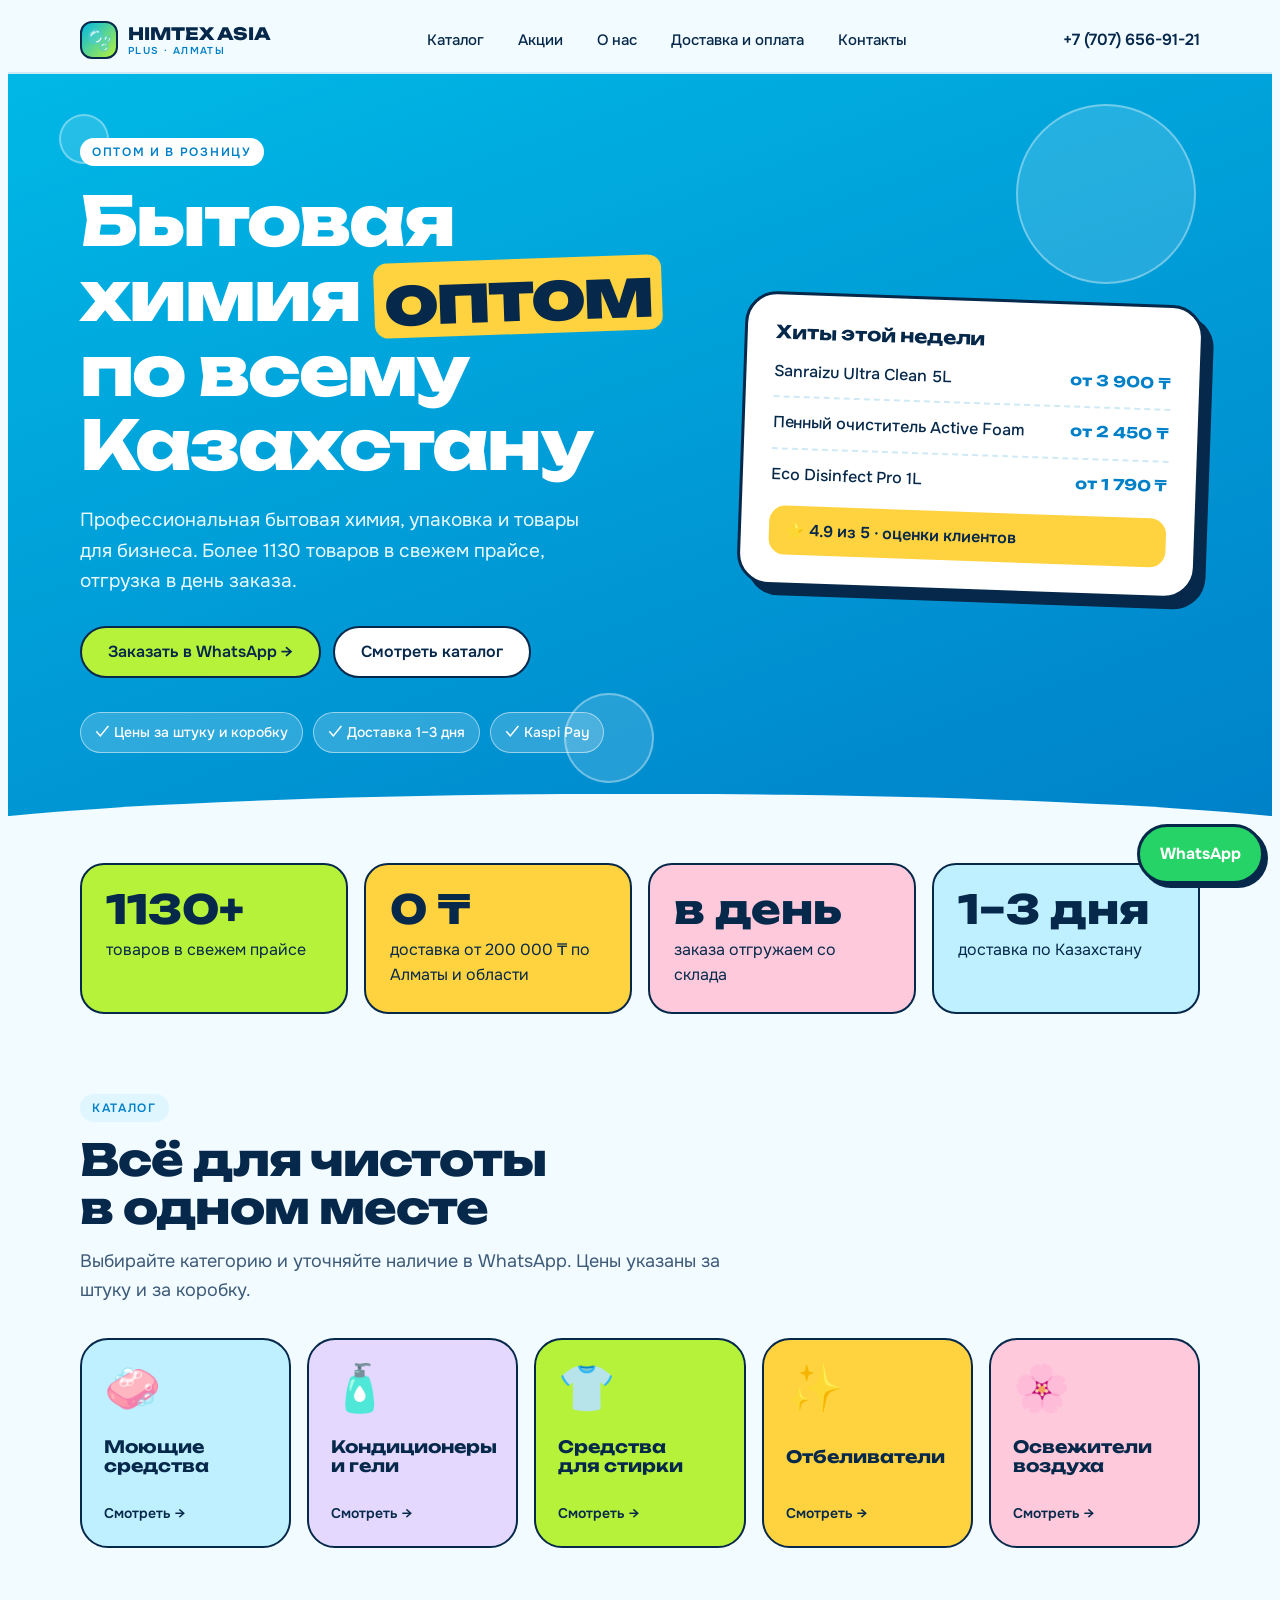
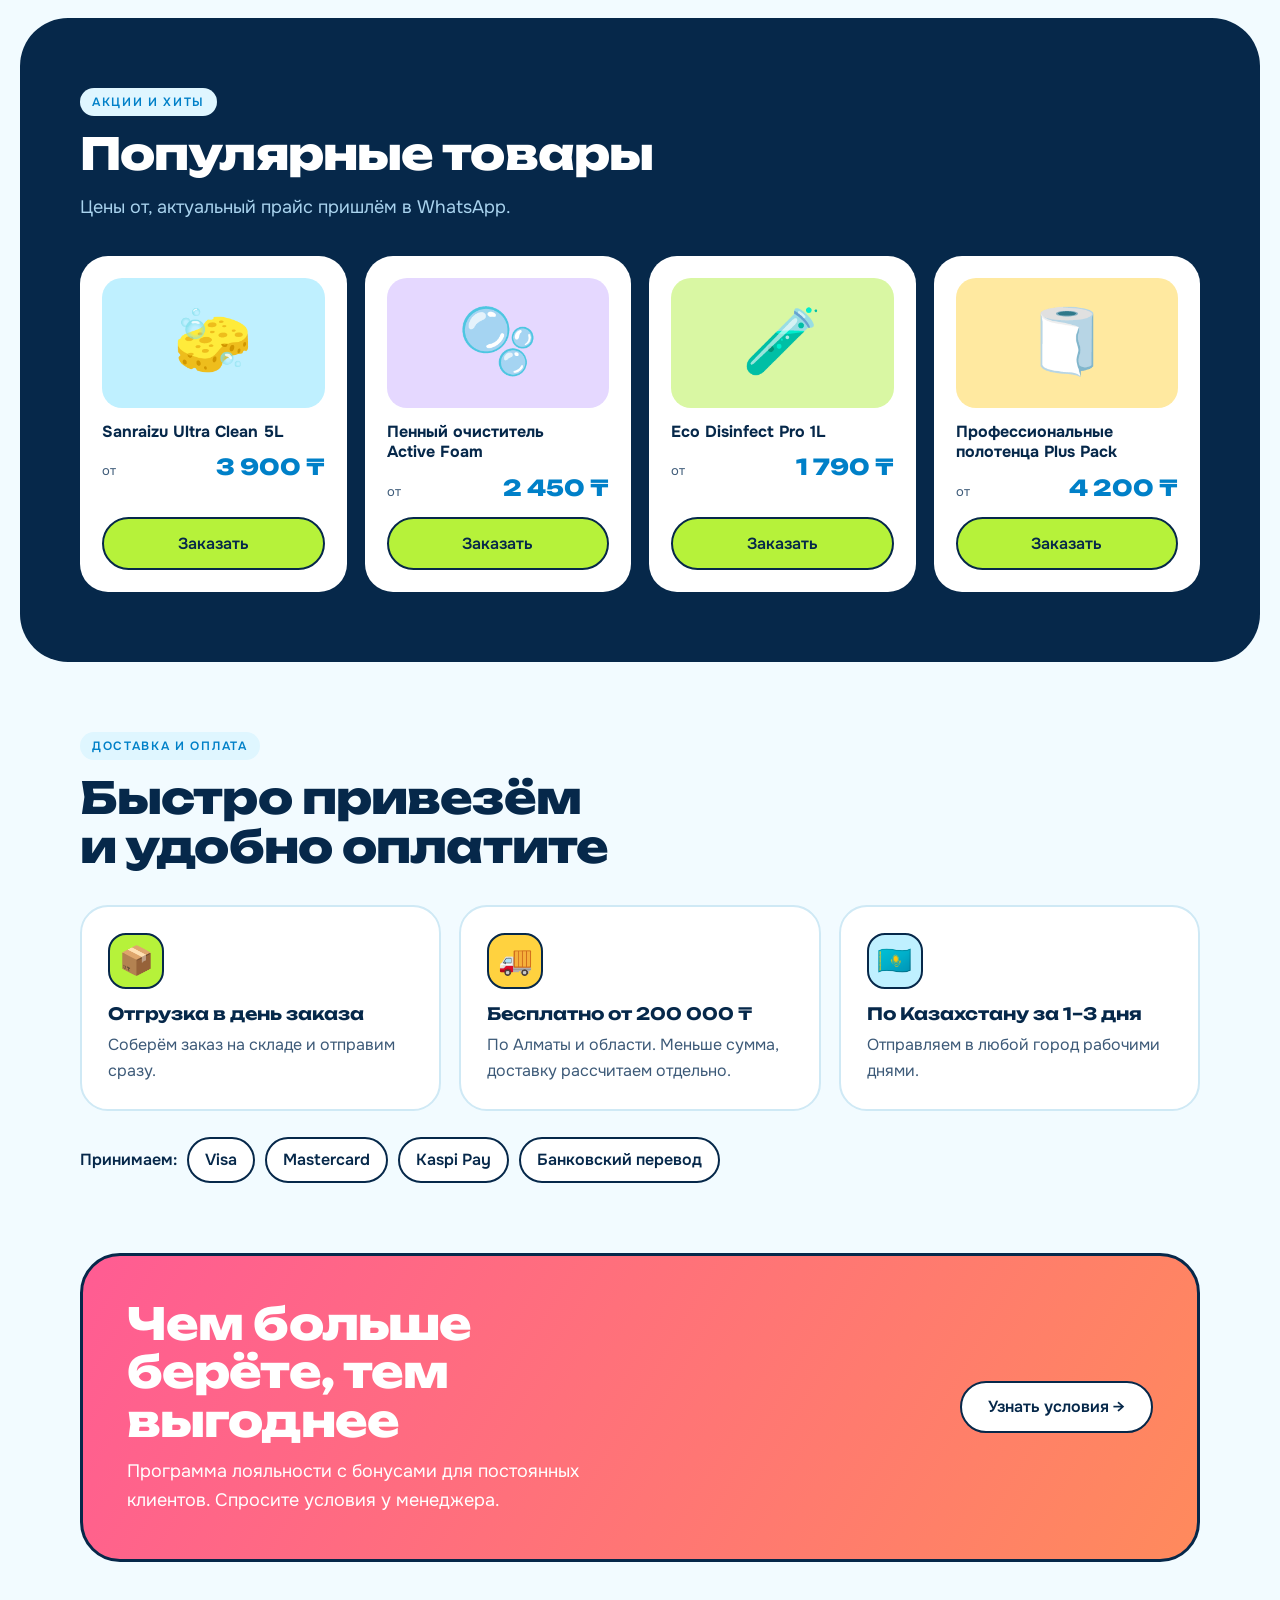
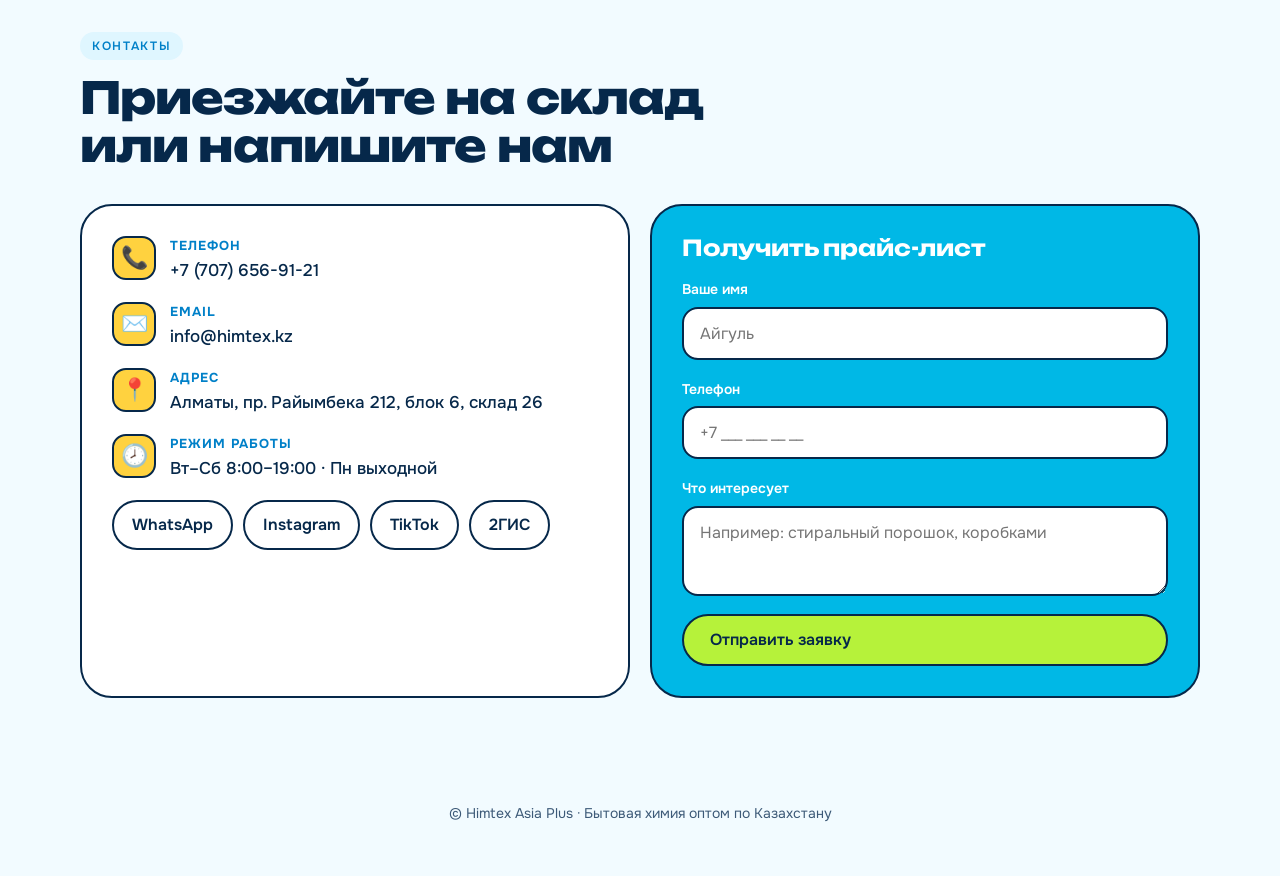
<file: index.html>
<!doctype html>
<html lang="ru">
<head>
<meta charset="utf-8">
<meta name="viewport" content="width=device-width,initial-scale=1">
<meta name="description" content="Бытовая химия оптом по Казахстану. Himtex Asia Plus, Алматы.">
<title>Himtex Asia Plus</title>
<link rel="preconnect" href="https://fonts.googleapis.com">
<link rel="stylesheet" href="https://fonts.googleapis.com/css2?family=Unbounded:wght@500;700;800&family=Onest:wght@400;500;600&display=swap">
<style>
:root{
  --ink:#06284a; --ink-2:#3d5a78; --bg:#f2fbff; --card:#ffffff;
  --aqua:#00b8e6; --aqua-d:#0080c8; --lime:#b6f23a; --sun:#ffd23f; --pink:#ff5c93;
  --line:#cfe9f5;
  --f-d:'Unbounded','Arial Black',sans-serif; --f-b:'Onest','Segoe UI',Arial,sans-serif;
  color-scheme:light;
}
*{box-sizing:border-box}
html{scroll-behavior:smooth}
body{background:var(--bg);color:var(--ink);font:400 16px/1.6 var(--f-b);padding-inline:0;overflow-x:hidden}
a{color:inherit;text-decoration:none}
:focus-visible{outline:3px solid var(--pink);outline-offset:3px}
.wrap{max-width:1160px;margin-inline:auto;padding-inline:20px}
h1,h2,h3{font-family:var(--f-d);line-height:1.1;margin:0;text-wrap:balance}
h2{font-size:clamp(26px,4.6vw,44px);font-weight:800;letter-spacing:-.02em}
.eyebrow{font:600 12px/1 var(--f-b);letter-spacing:.14em;text-transform:uppercase;color:var(--aqua-d);display:inline-block;background:#dff6ff;padding:8px 12px;border-radius:99px}
.btn{display:inline-flex;align-items:center;gap:10px;font:600 16px/1 var(--f-b);padding:16px 26px;border-radius:99px;border:2px solid var(--ink);transition:transform .15s, box-shadow .15s;cursor:pointer}
.btn:hover{transform:translate(-2px,-2px);box-shadow:4px 4px 0 var(--ink)}
.btn-lime{background:var(--lime);color:var(--ink)}
.btn-white{background:#fff;color:var(--ink)}
.btn-ink{background:var(--ink);color:#fff}

/* header */
header{position:sticky;top:env(safe-area-inset-top,0px);z-index:20;background:rgba(242,251,255,.92);backdrop-filter:blur(10px);border-bottom:2px solid var(--line)}
.nav{display:flex;align-items:center;justify-content:space-between;gap:16px;padding-block:12px}
.logo{display:flex;align-items:center;gap:10px;font:800 17px/1 var(--f-d)}
.logo i{width:38px;height:38px;border-radius:12px;background:linear-gradient(135deg,var(--aqua),var(--lime));display:grid;place-items:center;font-style:normal;font-size:20px;border:2px solid var(--ink)}
.logo small{display:block;font:600 10px/1 var(--f-b);letter-spacing:.14em;color:var(--aqua-d);margin-top:4px}
nav ul{display:flex;gap:6px;list-style:none;margin:0;padding:0}
nav a{display:block;padding:8px 14px;border-radius:99px;font-weight:500;font-size:15px}
nav a:hover{background:#dff6ff}
.tel{font-weight:600;white-space:nowrap}
@media(max-width:900px){nav{display:none}}
@media(max-width:480px){.tel{display:none}}

/* hero */
.hero{background:linear-gradient(160deg,var(--aqua) 0%,var(--aqua-d) 100%);color:#fff;position:relative;overflow:hidden;padding-block:64px 90px}
.hero .wrap{display:grid;grid-template-columns:1.15fr .85fr;gap:40px;align-items:center;position:relative;z-index:2}
.hero h1{font-size:clamp(34px,6.4vw,68px);font-weight:800;letter-spacing:-.03em}
.hero h1 mark{background:var(--sun);color:var(--ink);padding:0 .15em;border-radius:.2em;display:inline-block;transform:rotate(-2deg)}
.hero p{font-size:19px;max-width:520px;margin:22px 0 30px;color:#e9fbff}
.cta{display:flex;flex-wrap:wrap;gap:12px}
.chips{display:flex;flex-wrap:wrap;gap:10px;margin-top:34px}
.chips span{background:rgba(255,255,255,.18);border:1.5px solid rgba(255,255,255,.5);padding:8px 14px;border-radius:99px;font-size:14px;font-weight:500}
.bubble{position:absolute;border-radius:50%;background:rgba(255,255,255,.14);border:2px solid rgba(255,255,255,.35);animation:float 7s ease-in-out infinite}
@keyframes float{50%{transform:translateY(-22px)}}
.hero-card{background:#fff;color:var(--ink);border-radius:32px;padding:28px;border:3px solid var(--ink);box-shadow:10px 10px 0 var(--ink);transform:rotate(2deg)}
.hero-card h3{font-size:18px;margin-bottom:16px}
.hero-card ul{list-style:none;margin:0;padding:0;display:grid;gap:12px}
.hero-card li{display:flex;justify-content:space-between;gap:12px;padding-bottom:12px;border-bottom:2px dashed var(--line);font-weight:500}
.hero-card li:last-child{border:0;padding:0}
.hero-card b{font-family:var(--f-d);font-size:15px;color:var(--aqua-d);white-space:nowrap}
.rate{margin-top:18px;background:var(--sun);border-radius:16px;padding:12px 16px;font-weight:600;display:flex;align-items:center;gap:10px}
.wave{position:absolute;left:0;right:0;bottom:-1px;height:50px;background:var(--bg);clip-path:ellipse(60% 100% at 50% 100%);z-index:1}
@media(max-width:820px){.hero .wrap{grid-template-columns:1fr}.hero-card{transform:none}}

/* benefits */
.stats{margin-top:-10px;padding-block:30px 10px}
.stats .grid{display:grid;grid-template-columns:repeat(auto-fit,minmax(230px,1fr));gap:16px}
.stat{border-radius:24px;padding:24px;border:2px solid var(--ink)}
.stat b{display:block;font:800 clamp(28px,4vw,40px)/1 var(--f-d);margin-bottom:8px}
.stat:nth-child(1){background:var(--lime)}
.stat:nth-child(2){background:var(--sun)}
.stat:nth-child(3){background:#ffc9dc}
.stat:nth-child(4){background:#bff0ff}

section{padding-block:70px}
.head{display:flex;flex-direction:column;gap:14px;align-items:flex-start;margin-bottom:34px;max-width:680px}
.head p{margin:0;color:var(--ink-2);font-size:18px}

/* categories */
.cats{display:grid;grid-template-columns:repeat(auto-fit,minmax(200px,1fr));gap:16px}
.cat{border-radius:28px;padding:26px 22px 22px;border:2px solid var(--ink);min-height:210px;display:flex;flex-direction:column;justify-content:space-between;transition:transform .2s}
.cat:hover{transform:translateY(-6px) rotate(-1deg)}
.cat .ic{font-size:46px;line-height:1}
.cat h3{font-size:17px}
.cat span{font-size:14px;font-weight:600;display:flex;gap:6px;align-items:center}
.c1{background:#bff0ff}.c2{background:#e5d8ff}.c3{background:var(--lime)}.c4{background:var(--sun)}.c5{background:#ffc9dc}

/* products */
.products{background:var(--ink);color:#fff;border-radius:48px;margin-inline:12px}
.products h2{color:#fff}
.products .head p{color:#a9d3ee}
.prods{display:grid;grid-template-columns:repeat(auto-fit,minmax(230px,1fr));gap:18px}
.prod{background:#fff;color:var(--ink);border-radius:28px;padding:22px;display:flex;flex-direction:column;gap:14px}
.bottle{height:130px;border-radius:20px;display:grid;place-items:center;font-size:64px}
.prod h3{font:700 16px/1.3 var(--f-b)}
.price{display:flex;align-items:baseline;justify-content:space-between;gap:8px}
.price small{color:var(--ink-2);font-size:13px}
.price b{font:800 22px/1 var(--f-d);color:var(--aqua-d)}
.prod a{margin-top:auto;text-align:center;background:var(--lime);border-radius:99px;padding:12px;font-weight:600;border:2px solid var(--ink)}
.prod a:hover{background:var(--sun)}

/* delivery */
.steps{display:grid;grid-template-columns:repeat(auto-fit,minmax(240px,1fr));gap:18px}
.step{background:var(--card);border:2px solid var(--line);border-radius:28px;padding:26px}
.step .ic{width:56px;height:56px;border-radius:18px;display:grid;place-items:center;font-size:28px;margin-bottom:16px;border:2px solid var(--ink)}
.step h3{font-size:17px;margin-bottom:8px}
.step p{margin:0;color:var(--ink-2)}
.pay{margin-top:26px;display:flex;flex-wrap:wrap;gap:10px;align-items:center}
.pay span{font-weight:600}
.pay em{font-style:normal;font-weight:600;background:#fff;border:2px solid var(--ink);border-radius:99px;padding:8px 16px}

/* loyalty */
.loyal{background:linear-gradient(120deg,var(--pink),#ff8a5c);color:#fff;border-radius:40px;padding:44px;display:flex;flex-wrap:wrap;gap:24px;align-items:center;justify-content:space-between;border:3px solid var(--ink)}
.loyal h2{max-width:560px}
.loyal p{margin:12px 0 0;font-size:18px;max-width:520px}

/* contacts */
.contact{display:grid;grid-template-columns:1fr 1fr;gap:20px}
.box{background:var(--card);border-radius:32px;border:2px solid var(--ink);padding:30px;display:grid;gap:18px;align-content:start}
.row{display:flex;gap:14px;align-items:flex-start}
.row .ic{flex:none;width:44px;height:44px;border-radius:14px;background:var(--sun);display:grid;place-items:center;font-size:22px;border:2px solid var(--ink)}
.row b{display:block;font-size:13px;letter-spacing:.08em;text-transform:uppercase;color:var(--aqua-d)}
.row span{font-size:17px;font-weight:500;overflow-wrap:anywhere}
.social{display:flex;flex-wrap:wrap;gap:10px}
.social a{padding:10px 18px;border-radius:99px;border:2px solid var(--ink);font-weight:600;background:#fff}
.social a:hover{background:var(--lime)}
form.box{background:var(--aqua);color:#fff}
form h3{font-size:22px;color:#fff}
label{font-weight:600;font-size:14px;display:grid;gap:6px}
input,textarea{font:400 16px var(--f-b);padding:14px 16px;border-radius:16px;border:2px solid var(--ink);background:#fff;color:var(--ink);width:100%}
textarea{min-height:90px;resize:vertical}
.ok{font-weight:600;background:var(--lime);color:var(--ink);padding:12px 16px;border-radius:14px}
@media(max-width:820px){.contact{grid-template-columns:1fr}.loyal{padding:28px}}

footer{padding-block:34px 44px;text-align:center;color:var(--ink-2);font-size:14px}
.fab{position:fixed;right:16px;bottom:calc(16px + env(safe-area-inset-bottom,0px));z-index:30;background:#25d366;color:#fff;border:3px solid var(--ink);border-radius:99px;padding:14px 20px;font-weight:700;box-shadow:4px 4px 0 var(--ink)}
@media(prefers-reduced-motion:reduce){*{animation:none!important;transition:none!important}html{scroll-behavior:auto}}
</style>
</head>
<body>

<header>
  <div class="wrap nav">
    <a class="logo" href="#top"><i>🫧</i><span>HIMTEX ASIA<small>PLUS · АЛМАТЫ</small></span></a>
    <nav aria-label="Основное меню"><ul>
      <li><a href="#catalog">Каталог</a></li><li><a href="#promo">Акции</a></li><li><a href="#about">О нас</a></li><li><a href="#delivery">Доставка и оплата</a></li><li><a href="#contacts">Контакты</a></li>
    </ul></nav>
    <a class="tel" href="tel:+77076569121">+7 (707) 656-91-21</a>
  </div>
</header>

<main id="top">
<div class="hero">
  <div class="bubble" style="width:180px;height:180px;right:6%;top:30px"></div>
  <div class="bubble" style="width:90px;height:90px;left:44%;bottom:60px;animation-delay:-2s"></div>
  <div class="bubble" style="width:50px;height:50px;left:4%;top:40px;animation-delay:-4s"></div>
  <div class="wrap">
    <div>
      <span class="eyebrow" style="background:#fff">Оптом и в розницу</span>
      <h1 style="margin-top:18px">Бытовая химия <mark>оптом</mark> по всему Казахстану</h1>
      <p>Профессиональная бытовая химия, упаковка и товары для бизнеса. Более 1130 товаров в свежем прайсе, отгрузка в день заказа.</p>
      <div class="cta">
        <a class="btn btn-lime" href="https://wa.me/77076569121" target="_blank" rel="noopener">Заказать в WhatsApp →</a>
        <a class="btn btn-white" href="#catalog">Смотреть каталог</a>
      </div>
      <div class="chips"><span>✓ Цены за штуку и коробку</span><span>✓ Доставка 1–3 дня</span><span>✓ Kaspi Pay</span></div>
    </div>
    <aside class="hero-card" aria-label="Популярное">
      <h3>Хиты этой недели</h3>
      <ul>
        <li>Sanraizu Ultra Clean 5L <b>от 3 900 ₸</b></li>
        <li>Пенный очиститель Active Foam <b>от 2 450 ₸</b></li>
        <li>Eco Disinfect Pro 1L <b>от 1 790 ₸</b></li>
      </ul>
      <div class="rate">⭐ 4.9 из 5 · оценки клиентов</div>
    </aside>
  </div>
  <div class="wave"></div>
</div>

<div class="stats"><div class="wrap grid">
  <div class="stat"><b>1130+</b>товаров в свежем прайсе</div>
  <div class="stat"><b>0 ₸</b>доставка от 200 000 ₸ по Алматы и области</div>
  <div class="stat"><b>в день</b>заказа отгружаем со склада</div>
  <div class="stat"><b>1–3 дня</b>доставка по Казахстану</div>
</div></div>

<section id="catalog"><div class="wrap">
  <div class="head"><span class="eyebrow">Каталог</span><h2>Всё для чистоты в одном месте</h2><p>Выбирайте категорию и уточняйте наличие в WhatsApp. Цены указаны за штуку и за коробку.</p></div>
  <div class="cats">
    <a class="cat c1" href="https://wa.me/77076569121" target="_blank" rel="noopener"><div class="ic">🧼</div><h3>Моющие средства</h3><span>Смотреть →</span></a>
    <a class="cat c2" href="https://wa.me/77076569121" target="_blank" rel="noopener"><div class="ic">🧴</div><h3>Кондиционеры и гели</h3><span>Смотреть →</span></a>
    <a class="cat c3" href="https://wa.me/77076569121" target="_blank" rel="noopener"><div class="ic">👕</div><h3>Средства для стирки</h3><span>Смотреть →</span></a>
    <a class="cat c4" href="https://wa.me/77076569121" target="_blank" rel="noopener"><div class="ic">✨</div><h3>Отбеливатели</h3><span>Смотреть →</span></a>
    <a class="cat c5" href="https://wa.me/77076569121" target="_blank" rel="noopener"><div class="ic">🌸</div><h3>Освежители воздуха</h3><span>Смотреть →</span></a>
  </div>
</div></section>

<section id="promo" class="products"><div class="wrap">
  <div class="head"><span class="eyebrow">Акции и хиты</span><h2>Популярные товары</h2><p>Цены от, актуальный прайс пришлём в WhatsApp.</p></div>
  <div class="prods">
    <div class="prod"><div class="bottle" style="background:#bff0ff">🧽</div><h3>Sanraizu Ultra Clean 5L</h3><div class="price"><small>от</small><b>3 900 ₸</b></div><a href="https://wa.me/77076569121" target="_blank" rel="noopener">Заказать</a></div>
    <div class="prod"><div class="bottle" style="background:#e5d8ff">🫧</div><h3>Пенный очиститель Active Foam</h3><div class="price"><small>от</small><b>2 450 ₸</b></div><a href="https://wa.me/77076569121" target="_blank" rel="noopener">Заказать</a></div>
    <div class="prod"><div class="bottle" style="background:#d9f7a3">🧪</div><h3>Eco Disinfect Pro 1L</h3><div class="price"><small>от</small><b>1 790 ₸</b></div><a href="https://wa.me/77076569121" target="_blank" rel="noopener">Заказать</a></div>
    <div class="prod"><div class="bottle" style="background:#ffe9a0">🧻</div><h3>Профессиональные полотенца Plus Pack</h3><div class="price"><small>от</small><b>4 200 ₸</b></div><a href="https://wa.me/77076569121" target="_blank" rel="noopener">Заказать</a></div>
  </div>
</div></section>

<section id="delivery"><div class="wrap">
  <div class="head"><span class="eyebrow">Доставка и оплата</span><h2>Быстро привезём и удобно оплатите</h2></div>
  <div class="steps">
    <div class="step"><div class="ic" style="background:var(--lime)">📦</div><h3>Отгрузка в день заказа</h3><p>Соберём заказ на складе и отправим сразу.</p></div>
    <div class="step"><div class="ic" style="background:var(--sun)">🚚</div><h3>Бесплатно от 200 000 ₸</h3><p>По Алматы и области. Меньше сумма, доставку рассчитаем отдельно.</p></div>
    <div class="step"><div class="ic" style="background:#bff0ff">🇰🇿</div><h3>По Казахстану за 1–3 дня</h3><p>Отправляем в любой город рабочими днями.</p></div>
  </div>
  <div class="pay"><span>Принимаем:</span><em>Visa</em><em>Mastercard</em><em>Kaspi Pay</em><em>Банковский перевод</em></div>
</div></section>

<section id="about" style="padding-top:0"><div class="wrap">
  <div class="loyal">
    <div><h2>Чем больше берёте, тем выгоднее</h2><p>Программа лояльности с бонусами для постоянных клиентов. Спросите условия у менеджера.</p></div>
    <a class="btn btn-white" href="https://wa.me/77076569121" target="_blank" rel="noopener">Узнать условия →</a>
  </div>
</div></section>

<section id="contacts" style="padding-top:0"><div class="wrap">
  <div class="head"><span class="eyebrow">Контакты</span><h2>Приезжайте на склад или напишите нам</h2></div>
  <div class="contact">
    <div class="box">
      <div class="row"><div class="ic">📞</div><div><b>Телефон</b><span>+7 (707) 656-91-21</span></div></div>
      <div class="row"><div class="ic">✉️</div><div><b>Email</b><span>info@himtex.kz</span></div></div>
      <div class="row"><div class="ic">📍</div><div><b>Адрес</b><span>Алматы, пр. Райымбека 212, блок 6, склад 26</span></div></div>
      <div class="row"><div class="ic">🕗</div><div><b>Режим работы</b><span>Вт–Сб 8:00–19:00 · Пн выходной</span></div></div>
      <div class="social">
        <a href="https://wa.me/77076569121" target="_blank" rel="noopener">WhatsApp</a>
        <a href="https://www.instagram.com/bytovayahimiyaoptom.kz" target="_blank" rel="noopener">Instagram</a>
        <a href="https://www.tiktok.com/@himtexasiaplus" target="_blank" rel="noopener">TikTok</a>
        <a href="https://2gis.kz/almaty/geo/9430047375176128" target="_blank" rel="noopener">2ГИС</a>
      </div>
    </div>
    <form class="box" id="lead">
      <h3>Получить прайс-лист</h3>
      <label for="nm">Ваше имя<input id="nm" required placeholder="Айгуль"></label>
      <label for="ph">Телефон<input id="ph" required type="tel" placeholder="+7 ___ ___ __ __"></label>
      <label for="msg">Что интересует<textarea id="msg" placeholder="Например: стиральный порошок, коробками"></textarea></label>
      <button class="btn btn-lime" type="submit">Отправить заявку</button>
      <div class="ok" id="ok" hidden>Заявка готова. <a id="wa" href="https://wa.me/77076569121" target="_blank" rel="noopener" style="text-decoration:underline">Отправить в WhatsApp →</a></div>
    </form>
  </div>
</div></section>
</main>

<footer><div class="wrap">© Himtex Asia Plus · Бытовая химия оптом по Казахстану</div></footer>
<a class="fab" href="https://wa.me/77076569121" target="_blank" rel="noopener">WhatsApp</a>
<script>
document.getElementById('lead').addEventListener('submit',function(e){
  e.preventDefault();
  var t='Здравствуйте! Меня зовут '+nm.value+', тел. '+ph.value+'. Прошу прайс-лист. '+msg.value;
  var a=document.getElementById('wa');
  a.href='https://wa.me/77076569121?text='+encodeURIComponent(t);
  document.getElementById('ok').hidden=false;
});
</script>
</body>
</html>
</file>
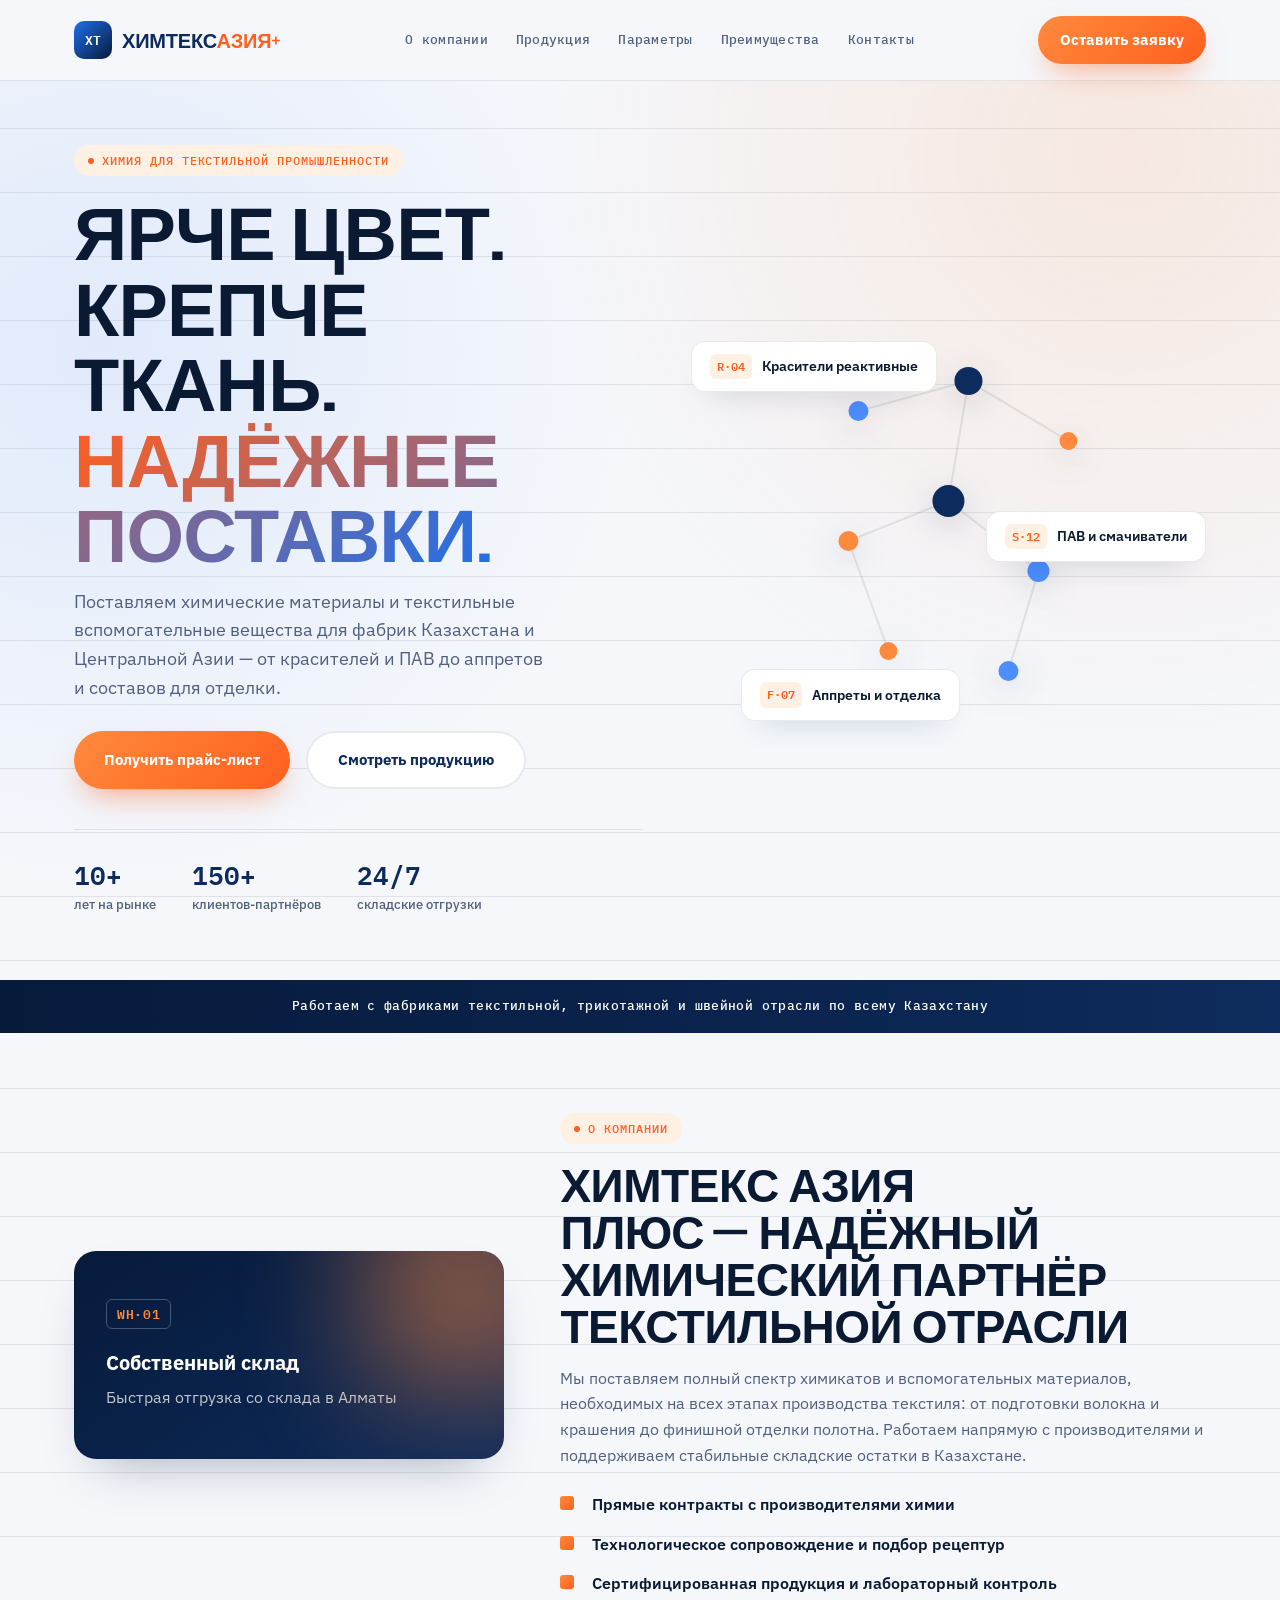
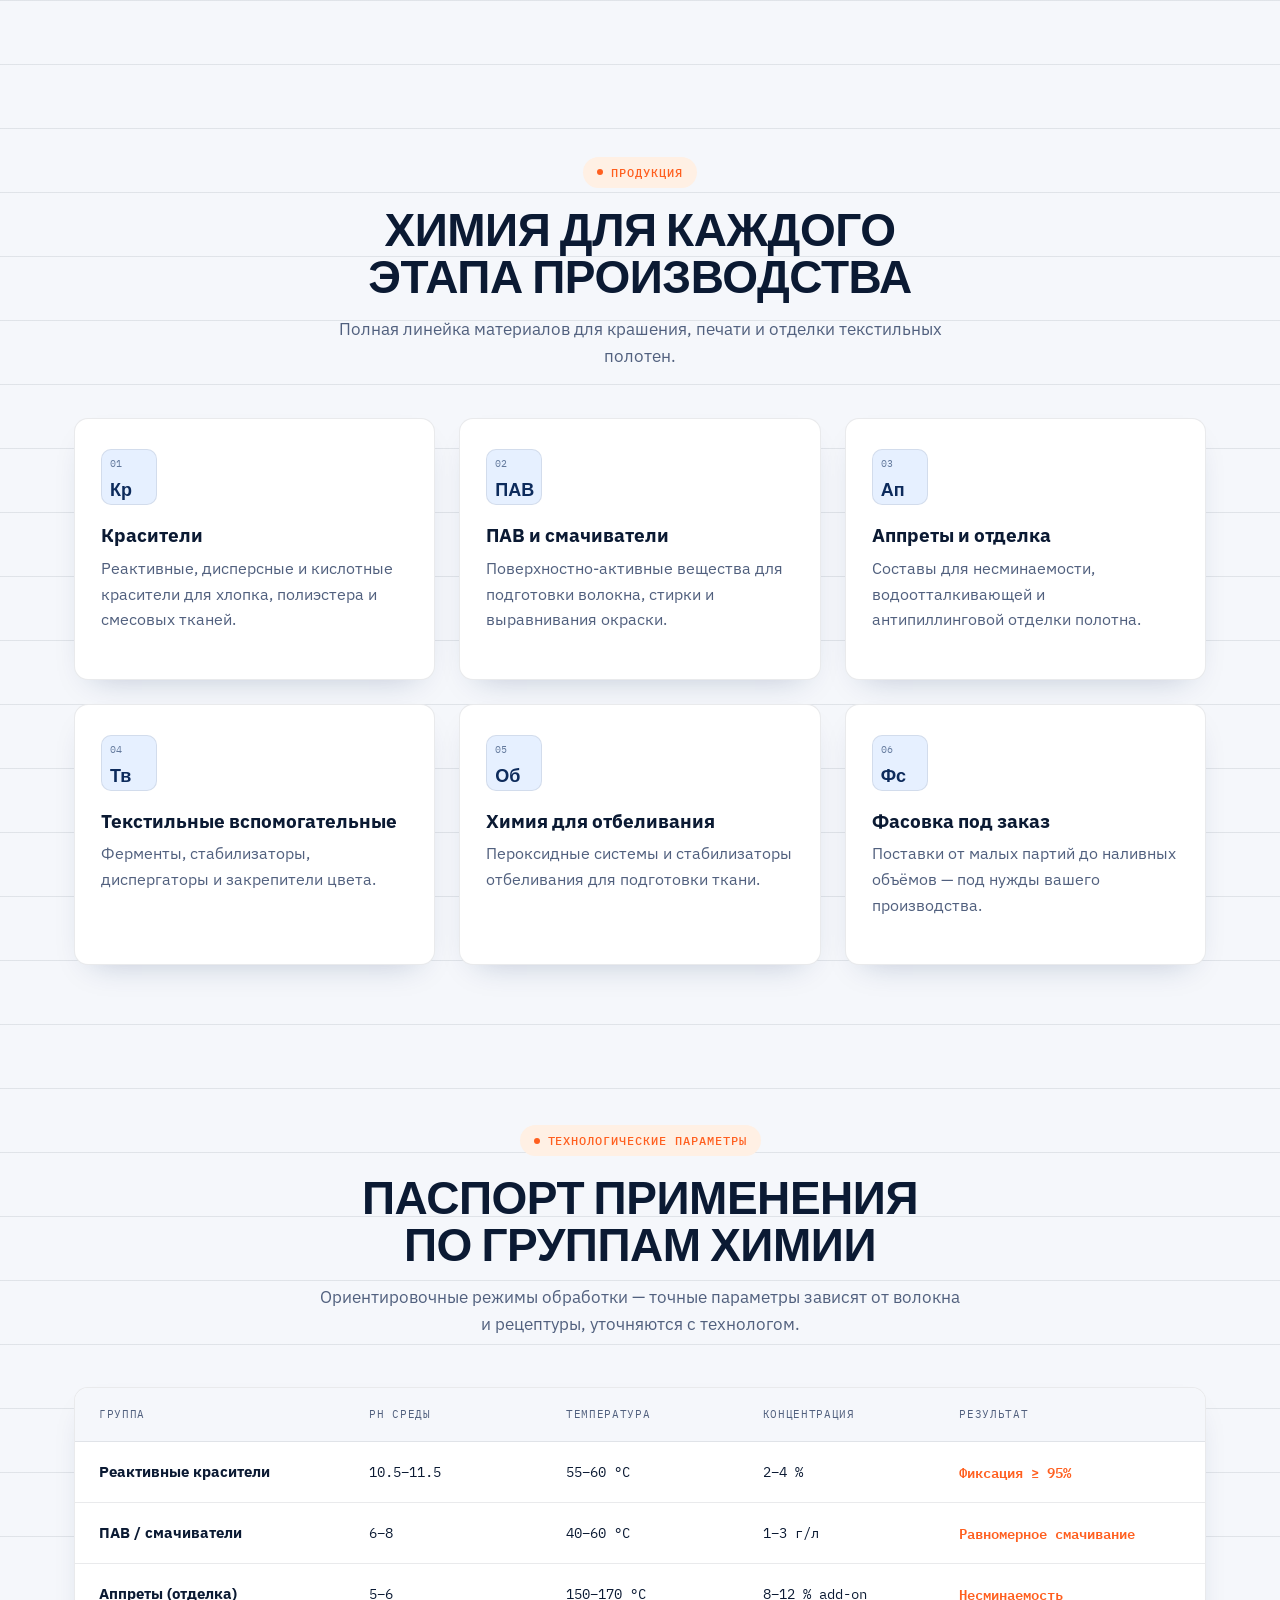
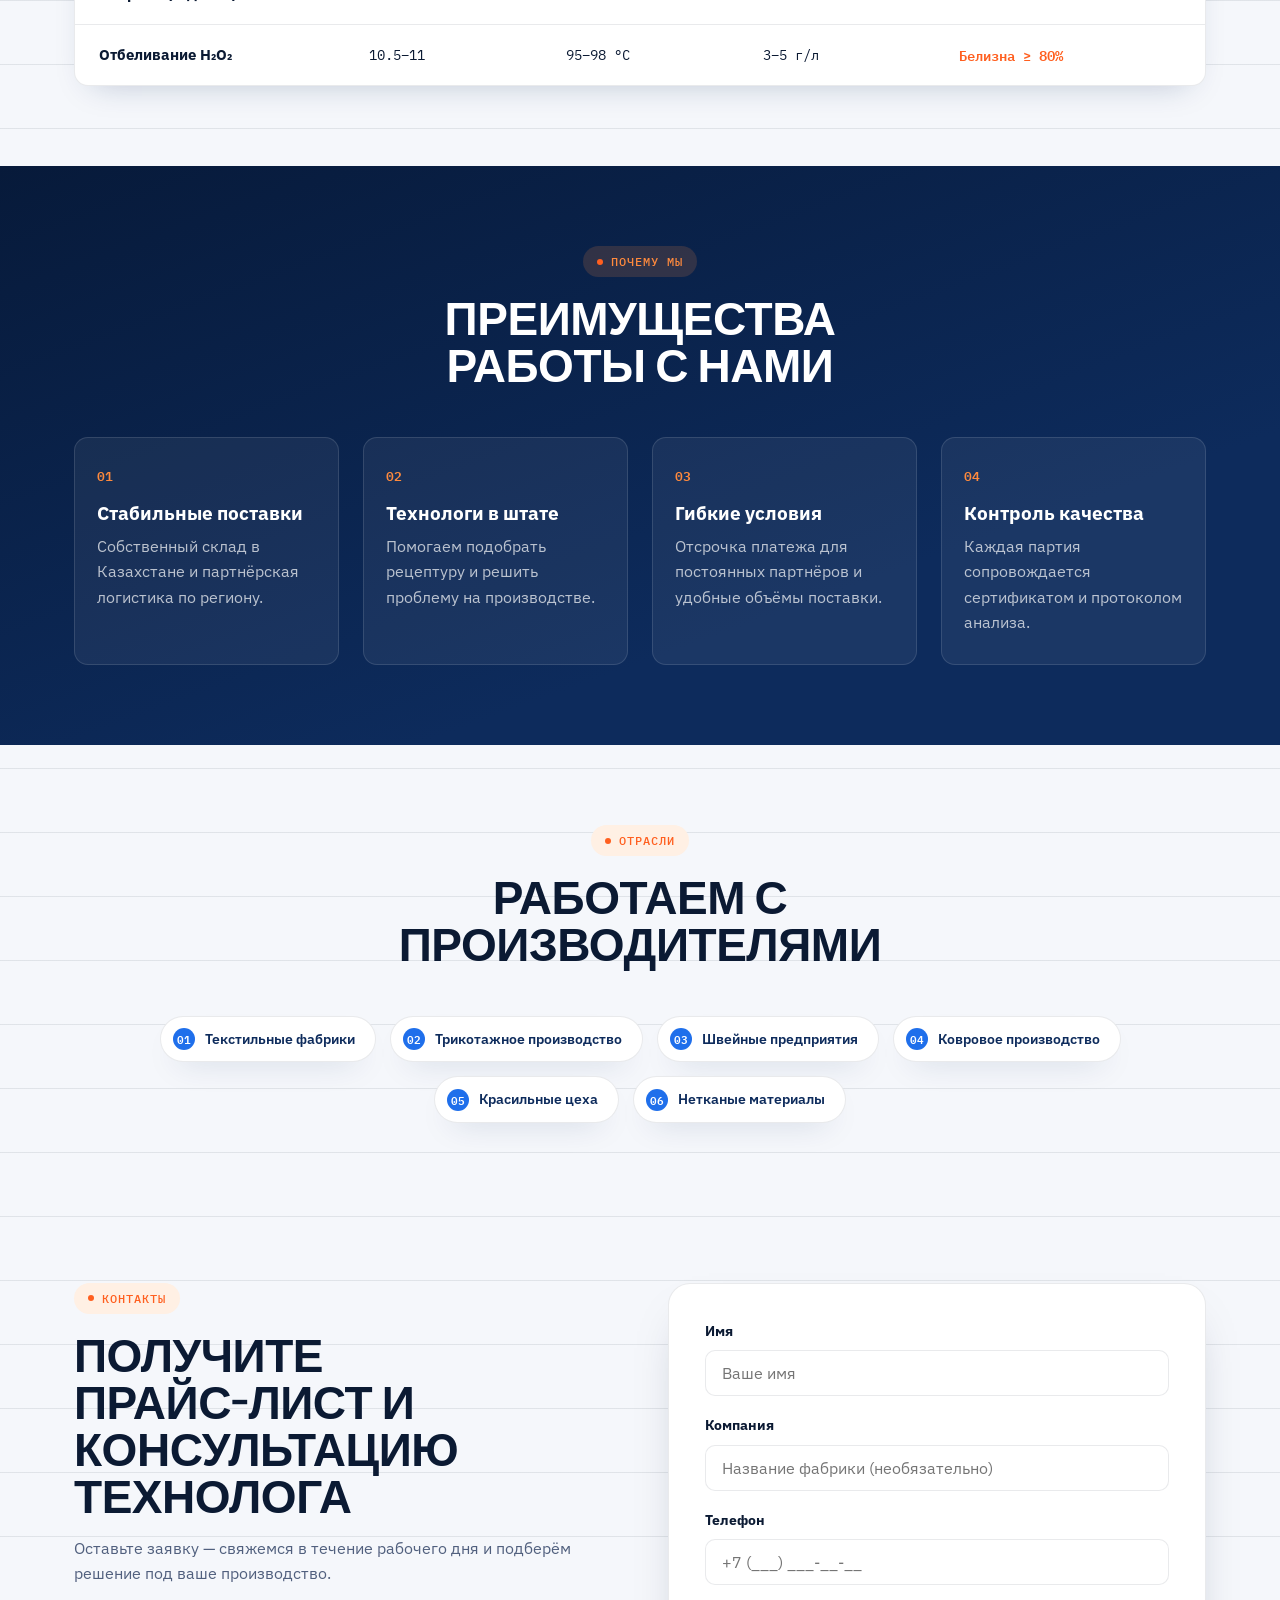
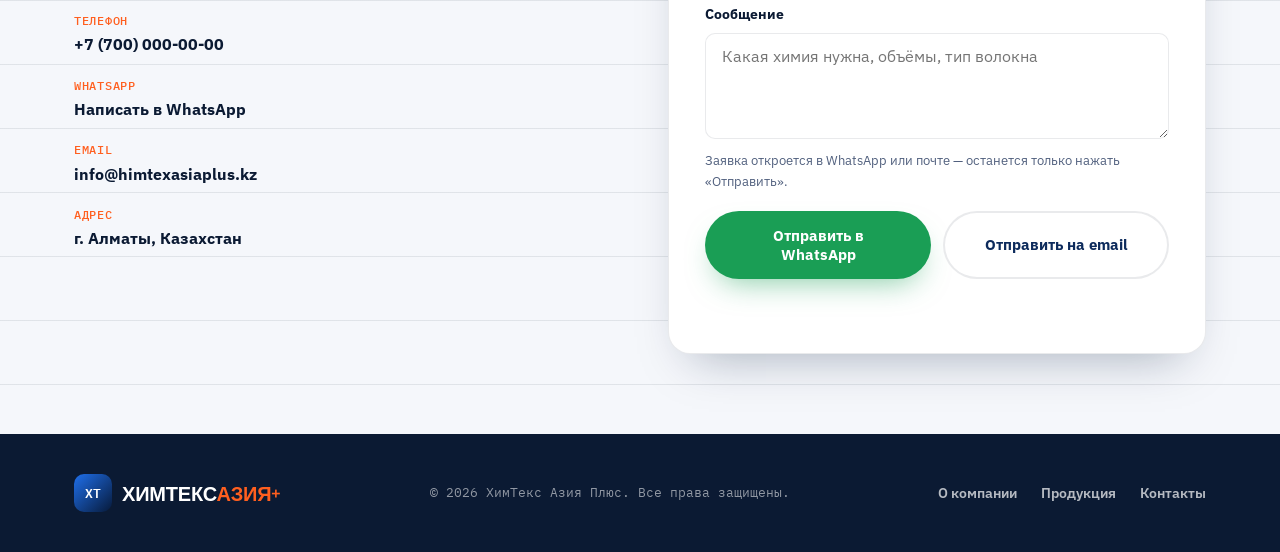
<file: almatinskie-gory/index.html>
<!doctype html>
<html lang="ru">
<head>
<meta charset="utf-8">
<meta name="viewport" content="width=device-width,initial-scale=1,viewport-fit=cover">
<title>ХимТекс Азия+</title>
<meta name="description" content="ХимТекс Азия Плюс — поставщик красителей, ПАВ, аппретов и текстильных вспомогательных веществ для фабрик Казахстана и Центральной Азии. Склад в Алматы.">
<meta property="og:type" content="website">
<meta property="og:title" content="ХимТекс Азия+ — химия для текстильной промышленности">
<meta property="og:description" content="Красители, ПАВ, аппреты и вспомогательные вещества со склада в Алматы. Подбор рецептур технологом.">
<meta property="og:locale" content="ru_RU">
<meta name="theme-color" content="#0d2b5c">
<link rel="icon" href="data:image/svg+xml,%3Csvg xmlns='http://www.w3.org/2000/svg' viewBox='0 0 64 64'%3E%3Crect width='64' height='64' rx='14' fill='%230d2b5c'/%3E%3Ctext x='32' y='42' font-family='monospace' font-size='26' font-weight='700' fill='white' text-anchor='middle'%3E%D0%A5%D0%A2%3C/text%3E%3C/svg%3E">
<link rel="stylesheet" href="assets/styles.css">
<link rel="preconnect" href="https://fonts.googleapis.com">
<link rel="preconnect" href="https://fonts.gstatic.com" crossorigin>
<link href="https://fonts.googleapis.com/css2?family=Big+Shoulders+Display:wght@600;700;800&family=IBM+Plex+Sans:wght@400;500;600;700&family=IBM+Plex+Mono:wght@400;500;600&display=swap" rel="stylesheet">
<noscript><style>.reveal{opacity:1!important;transform:none!important;}</style></noscript>
</head>
<body>

<header class="site-header">
  <div class="container header-inner">
    <a href="#top" class="logo">
      <span class="logo-mark">ХТ</span>
      <span class="logo-text">ХимТекс<em>Азия+</em></span>
    </a>
    <nav class="main-nav" id="mainNav">
      <a href="#about">О компании</a>
      <a href="#products">Продукция</a>
      <a href="#specs">Параметры</a>
      <a href="#advantages">Преимущества</a>
      <a href="#contact">Контакты</a>
    </nav>
    <a href="#contact" class="btn btn-accent header-cta">Оставить заявку</a>
    <button class="nav-toggle" id="navToggle" type="button" aria-label="Меню" aria-controls="mainNav" aria-expanded="false">
      <span></span><span></span><span></span>
    </button>
  </div>
</header>

<main id="top">

  <section class="hero">
    <div class="container hero-inner">
      <div class="hero-copy">
        <span class="eyebrow">Химия для текстильной промышленности</span>
        <h1>Ярче цвет. <br>Крепче ткань. <br><span class="accent-text">Надёжнее поставки.</span></h1>
        <p class="hero-lead">Поставляем химические материалы и текстильные вспомогательные вещества для фабрик Казахстана и Центральной Азии — от красителей и ПАВ до аппретов и составов для отделки.</p>
        <div class="hero-actions">
          <a href="#contact" class="btn btn-accent">Получить прайс-лист</a>
          <a href="#products" class="btn btn-ghost">Смотреть продукцию</a>
        </div>
        <div class="hero-stats">
          <div class="stat"><span class="stat-num">10+</span><span class="stat-label">лет на рынке</span></div>
          <div class="stat"><span class="stat-num">150+</span><span class="stat-label">клиентов-партнёров</span></div>
          <div class="stat"><span class="stat-num">24/7</span><span class="stat-label">складские отгрузки</span></div>
        </div>
      </div>
      <div class="hero-visual" aria-hidden="true">
        <svg class="molecule" viewBox="0 0 420 420" fill="none">
          <line x1="120" y1="90" x2="230" y2="60" class="bond"/>
          <line x1="230" y1="60" x2="330" y2="120" class="bond"/>
          <line x1="230" y1="60" x2="210" y2="180" class="bond"/>
          <line x1="210" y1="180" x2="110" y2="220" class="bond"/>
          <line x1="210" y1="180" x2="300" y2="250" class="bond"/>
          <line x1="110" y1="220" x2="150" y2="330" class="bond"/>
          <line x1="300" y1="250" x2="270" y2="350" class="bond"/>
          <circle cx="120" cy="90" r="10" class="atom atom-blue"/>
          <circle cx="230" cy="60" r="14" class="atom atom-navy"/>
          <circle cx="330" cy="120" r="9" class="atom atom-orange"/>
          <circle cx="210" cy="180" r="16" class="atom atom-navy"/>
          <circle cx="110" cy="220" r="10" class="atom atom-orange"/>
          <circle cx="300" cy="250" r="11" class="atom atom-blue"/>
          <circle cx="150" cy="330" r="9" class="atom atom-orange"/>
          <circle cx="270" cy="350" r="10" class="atom atom-blue"/>
        </svg>
        <div class="hero-card hero-card-1"><span class="spec-code">R·04</span> Красители реактивные</div>
        <div class="hero-card hero-card-2"><span class="spec-code">S·12</span> ПАВ и смачиватели</div>
        <div class="hero-card hero-card-3"><span class="spec-code">F·07</span> Аппреты и отделка</div>
      </div>
    </div>
  </section>

  <section class="strip">
    <div class="container strip-inner">
      <p>Работаем с фабриками текстильной, трикотажной и швейной отрасли по всему Казахстану</p>
    </div>
  </section>

  <section id="about" class="section about">
    <div class="container about-grid">
      <div class="about-media" aria-hidden="true">
        <div class="about-card">
          <div class="about-card-glow"></div>
          <span class="about-card-code">WH·01</span>
          <strong>Собственный склад</strong>
          <p>Быстрая отгрузка со склада в Алматы</p>
        </div>
      </div>
      <div class="about-copy">
        <span class="eyebrow">О компании</span>
        <h2>ХимТекс Азия Плюс — надёжный химический партнёр текстильной отрасли</h2>
        <p>Мы поставляем полный спектр химикатов и вспомогательных материалов, необходимых на всех этапах производства текстиля: от подготовки волокна и крашения до финишной отделки полотна. Работаем напрямую с производителями и поддерживаем стабильные складские остатки в Казахстане.</p>
        <ul class="check-list">
          <li>Прямые контракты с производителями химии</li>
          <li>Технологическое сопровождение и подбор рецептур</li>
          <li>Сертифицированная продукция и лабораторный контроль</li>
        </ul>
      </div>
    </div>
  </section>

  <section id="products" class="section products">
    <div class="container">
      <div class="section-head">
        <span class="eyebrow">Продукция</span>
        <h2>Химия для каждого этапа производства</h2>
        <p class="section-lead">Полная линейка материалов для крашения, печати и отделки текстильных полотен.</p>
      </div>
      <div class="card-grid">
        <div class="product-card reveal">
          <div class="element-tile"><span class="element-num">01</span><span class="element-sym">Кр</span></div>
          <h3>Красители</h3>
          <p>Реактивные, дисперсные и кислотные красители для хлопка, полиэстера и смесовых тканей.</p>
        </div>
        <div class="product-card reveal">
          <div class="element-tile"><span class="element-num">02</span><span class="element-sym">ПАВ</span></div>
          <h3>ПАВ и смачиватели</h3>
          <p>Поверхностно-активные вещества для подготовки волокна, стирки и выравнивания окраски.</p>
        </div>
        <div class="product-card reveal">
          <div class="element-tile"><span class="element-num">03</span><span class="element-sym">Ап</span></div>
          <h3>Аппреты и отделка</h3>
          <p>Составы для несминаемости, водоотталкивающей и антипиллинговой отделки полотна.</p>
        </div>
        <div class="product-card reveal">
          <div class="element-tile"><span class="element-num">04</span><span class="element-sym">Тв</span></div>
          <h3>Текстильные вспомогательные</h3>
          <p>Ферменты, стабилизаторы, диспергаторы и закрепители цвета.</p>
        </div>
        <div class="product-card reveal">
          <div class="element-tile"><span class="element-num">05</span><span class="element-sym">Об</span></div>
          <h3>Химия для отбеливания</h3>
          <p>Пероксидные системы и стабилизаторы отбеливания для подготовки ткани.</p>
        </div>
        <div class="product-card reveal">
          <div class="element-tile"><span class="element-num">06</span><span class="element-sym">Фс</span></div>
          <h3>Фасовка под заказ</h3>
          <p>Поставки от малых партий до наливных объёмов — под нужды вашего производства.</p>
        </div>
      </div>
    </div>
  </section>

  <section id="specs" class="section specs">
    <div class="container">
      <div class="section-head">
        <span class="eyebrow">Технологические параметры</span>
        <h2>Паспорт применения по группам химии</h2>
        <p class="section-lead">Ориентировочные режимы обработки — точные параметры зависят от волокна и рецептуры, уточняются с технологом.</p>
      </div>
      <div class="specs-table" role="table" aria-label="Режимы применения по группам химии">
        <div class="specs-row specs-head" role="row">
          <span role="columnheader">Группа</span>
          <span role="columnheader">pH среды</span>
          <span role="columnheader">Температура</span>
          <span role="columnheader">Концентрация</span>
          <span role="columnheader">Результат</span>
        </div>
        <div class="specs-row" role="row">
          <span role="cell">Реактивные красители</span>
          <span role="cell">10.5–11.5</span>
          <span role="cell">55–60&nbsp;°C</span>
          <span role="cell">2–4&nbsp;%</span>
          <span role="cell">Фиксация ≥ 95%</span>
        </div>
        <div class="specs-row" role="row">
          <span role="cell">ПАВ / смачиватели</span>
          <span role="cell">6–8</span>
          <span role="cell">40–60&nbsp;°C</span>
          <span role="cell">1–3&nbsp;г/л</span>
          <span role="cell">Равномерное смачивание</span>
        </div>
        <div class="specs-row" role="row">
          <span role="cell">Аппреты (отделка)</span>
          <span role="cell">5–6</span>
          <span role="cell">150–170&nbsp;°C</span>
          <span role="cell">8–12&nbsp;% add-on</span>
          <span role="cell">Несминаемость</span>
        </div>
        <div class="specs-row" role="row">
          <span role="cell">Отбеливание H₂O₂</span>
          <span role="cell">10.5–11</span>
          <span role="cell">95–98&nbsp;°C</span>
          <span role="cell">3–5&nbsp;г/л</span>
          <span role="cell">Белизна ≥ 80%</span>
        </div>
      </div>
    </div>
  </section>

  <section id="advantages" class="section advantages">
    <div class="container">
      <div class="section-head light">
        <span class="eyebrow eyebrow-light">Почему мы</span>
        <h2>Преимущества работы с нами</h2>
      </div>
      <div class="advantage-grid">
        <div class="advantage-item reveal">
          <span class="advantage-num">01</span>
          <h3>Стабильные поставки</h3>
          <p>Собственный склад в Казахстане и партнёрская логистика по региону.</p>
        </div>
        <div class="advantage-item reveal">
          <span class="advantage-num">02</span>
          <h3>Технологи в штате</h3>
          <p>Помогаем подобрать рецептуру и решить проблему на производстве.</p>
        </div>
        <div class="advantage-item reveal">
          <span class="advantage-num">03</span>
          <h3>Гибкие условия</h3>
          <p>Отсрочка платежа для постоянных партнёров и удобные объёмы поставки.</p>
        </div>
        <div class="advantage-item reveal">
          <span class="advantage-num">04</span>
          <h3>Контроль качества</h3>
          <p>Каждая партия сопровождается сертификатом и протоколом анализа.</p>
        </div>
      </div>
    </div>
  </section>

  <section id="industries" class="section industries">
    <div class="container">
      <div class="section-head">
        <span class="eyebrow">Отрасли</span>
        <h2>Работаем с производителями</h2>
      </div>
      <div class="industry-row">
        <span class="industry-pill"><em>01</em>Текстильные фабрики</span>
        <span class="industry-pill"><em>02</em>Трикотажное производство</span>
        <span class="industry-pill"><em>03</em>Швейные предприятия</span>
        <span class="industry-pill"><em>04</em>Ковровое производство</span>
        <span class="industry-pill"><em>05</em>Красильные цеха</span>
        <span class="industry-pill"><em>06</em>Нетканые материалы</span>
      </div>
    </div>
  </section>

  <section id="contact" class="section contact">
    <div class="container contact-grid">
      <div class="contact-copy">
        <span class="eyebrow">Контакты</span>
        <h2>Получите прайс-лист и консультацию технолога</h2>
        <p>Оставьте заявку — свяжемся в течение рабочего дня и подберём решение под ваше производство.</p>
        <div class="contact-info">
          <div><strong>Телефон</strong><a id="contactPhone" href="#"></a></div>
          <div><strong>WhatsApp</strong><a id="contactWa" href="#" target="_blank" rel="noopener">Написать в WhatsApp</a></div>
          <div><strong>Email</strong><a id="contactEmail" href="#"></a></div>
          <div><strong>Адрес</strong><span id="contactAddress"></span></div>
        </div>
      </div>
      <form class="contact-form" id="contactForm" novalidate>
        <label for="f-name">Имя
          <input id="f-name" type="text" name="name" placeholder="Ваше имя" autocomplete="name" required>
        </label>
        <label for="f-company">Компания
          <input id="f-company" type="text" name="company" placeholder="Название фабрики (необязательно)" autocomplete="organization">
        </label>
        <label for="f-phone">Телефон
          <input id="f-phone" type="tel" name="phone" placeholder="+7 (___) ___-__-__" autocomplete="tel" inputmode="tel" required>
        </label>
        <label for="f-message">Сообщение
          <textarea id="f-message" name="message" rows="4" placeholder="Какая химия нужна, объёмы, тип волокна"></textarea>
        </label>
        <p class="form-hint">Заявка откроется в WhatsApp или почте — останется только нажать «Отправить».</p>
        <div class="form-actions">
          <button type="submit" class="btn btn-wa" data-channel="whatsapp">Отправить в WhatsApp</button>
          <button type="submit" class="btn btn-ghost" data-channel="email">Отправить на email</button>
        </div>
        <p class="form-note" id="formNote" role="status" aria-live="polite"></p>
      </form>
    </div>
  </section>

</main>

<footer class="site-footer">
  <div class="container footer-inner">
    <a href="#top" class="logo">
      <span class="logo-mark">ХТ</span>
      <span class="logo-text">ХимТекс<em>Азия+</em></span>
    </a>
    <p>© <span id="year">2026</span> ХимТекс Азия Плюс. Все права защищены.</p>
    <div class="footer-links">
      <a href="#about">О компании</a>
      <a href="#products">Продукция</a>
      <a href="#contact">Контакты</a>
    </div>
  </div>
</footer>

<script src="assets/script.js"></script>
</body>
</html>
</file>
<file: almatinskie-gory/assets/styles.css>
:root {
  --navy-900: #071a3a;
  --navy-800: #0d2b5c;
  --blue-600: #1f6feb;
  --blue-500: #4c8dff;
  --blue-100: #e6f0ff;
  --orange-600: #ff5f1f;
  --orange-500: #ff8a3d;
  --orange-100: #fff0e4;
  --green-600: #1a9e55;
  --red-600: #d0342c;
  --ink: #0b1a33;
  --ink-soft: #51607e;
  --line: rgba(11, 26, 51, 0.09);
  --bg: #f5f7fb;
  --white: #ffffff;
  --radius-lg: 22px;
  --radius-md: 14px;
  --radius-sm: 10px;
  --shadow-soft: 0 24px 48px -24px rgba(7, 26, 58, 0.35);
  --shadow-card: 0 14px 32px -18px rgba(13, 43, 92, 0.28);
  --transition: 0.25s ease;
  --font-display: 'Big Shoulders Display', 'Arial Narrow', sans-serif;
  --font-body: 'IBM Plex Sans', -apple-system, BlinkMacSystemFont, 'Segoe UI', sans-serif;
  --font-mono: 'IBM Plex Mono', 'SFMono-Regular', Menlo, monospace;
  color-scheme: light;
}

* { box-sizing: border-box; }

html { scroll-behavior: smooth; scroll-padding-top: 80px; }

body {
  margin: 0;
  font-family: var(--font-body);
  color: var(--ink);
  background:
    linear-gradient(var(--line) 1px, transparent 1px) 0 0 / 100% 64px,
    var(--bg);
  line-height: 1.6;
}

img { max-width: 100%; display: block; }

.container {
  width: 100%;
  max-width: 1180px;
  margin: 0 auto;
  padding: 0 24px;
}

.eyebrow {
  display: inline-flex;
  align-items: center;
  gap: 8px;
  font-family: var(--font-mono);
  font-size: 12px;
  font-weight: 500;
  letter-spacing: 0.08em;
  text-transform: uppercase;
  color: var(--orange-600);
  background: var(--orange-100);
  padding: 6px 14px;
  border-radius: 999px;
  margin-bottom: 18px;
}

.eyebrow::before {
  content: "";
  width: 6px;
  height: 6px;
  border-radius: 50%;
  background: var(--orange-600);
  flex-shrink: 0;
}

.eyebrow-light {
  color: var(--orange-500);
  background: rgba(255, 138, 61, 0.16);
}

h1, h2, h3 {
  font-family: var(--font-display);
  font-weight: 700;
  line-height: 1.02;
  letter-spacing: -0.01em;
  margin: 0 0 16px;
  color: var(--ink);
  text-wrap: balance;
}

h1 { font-size: clamp(38px, 6.4vw, 74px); text-transform: uppercase; }
h2 { font-size: clamp(28px, 4.2vw, 46px); text-transform: uppercase; }
h3 { font-family: var(--font-body); font-weight: 700; font-size: 19px; margin-bottom: 8px; text-transform: none; letter-spacing: normal; line-height: 1.3; }

p { color: var(--ink-soft); margin: 0 0 16px; }

a { text-decoration: none; color: inherit; }

:focus-visible { outline: 3px solid var(--blue-500); outline-offset: 3px; }

.reveal { opacity: 1; transform: none; }

@media (prefers-reduced-motion: no-preference) {
  .reveal {
    opacity: 0;
    transform: translateY(18px);
    transition: opacity 0.6s ease, transform 0.6s ease;
  }
  .reveal.in-view { opacity: 1; transform: none; }
}

.btn {
  display: inline-flex;
  align-items: center;
  justify-content: center;
  gap: 8px;
  padding: 15px 30px;
  border-radius: 999px;
  font-family: var(--font-body);
  font-weight: 700;
  font-size: 15px;
  border: none;
  cursor: pointer;
  transition: transform var(--transition), box-shadow var(--transition), background var(--transition);
}

.btn-accent {
  background: linear-gradient(135deg, var(--orange-500), var(--orange-600));
  color: var(--white);
  box-shadow: 0 14px 30px -10px rgba(255, 95, 31, 0.55);
}

.btn-accent:hover { transform: translateY(-2px); box-shadow: 0 18px 36px -10px rgba(255, 95, 31, 0.6); }

.btn-ghost {
  background: var(--white);
  color: var(--navy-800);
  border: 2px solid var(--line);
}

.btn-ghost:hover { border-color: var(--blue-500); transform: translateY(-2px); }

.btn-block { width: 100%; }

.site-header {
  position: sticky;
  top: env(safe-area-inset-top, 0px);
  z-index: 50;
  background: rgba(245, 247, 251, 0.88);
  backdrop-filter: blur(10px);
  border-bottom: 1px solid var(--line);
}

.header-inner {
  display: flex;
  align-items: center;
  justify-content: space-between;
  padding-top: 16px;
  padding-bottom: 16px;
  gap: 24px;
}

.logo {
  display: flex;
  align-items: center;
  gap: 10px;
  font-family: var(--font-display);
  font-weight: 700;
  font-size: 20px;
  letter-spacing: -0.01em;
  text-transform: uppercase;
  color: var(--navy-800);
  flex-shrink: 0;
}

.logo-mark {
  width: 38px;
  height: 38px;
  border-radius: 10px;
  background: linear-gradient(135deg, var(--blue-600), var(--navy-900));
  color: var(--white);
  display: flex;
  align-items: center;
  justify-content: center;
  font-family: var(--font-mono);
  font-size: 13px;
  font-weight: 600;
  box-shadow: var(--shadow-card);
}

.logo-text em { font-style: normal; color: var(--orange-600); }

.main-nav { display: flex; gap: 28px; flex: 1; justify-content: center; }

.main-nav a {
  font-family: var(--font-mono);
  font-weight: 500;
  font-size: 13px;
  letter-spacing: 0.02em;
  color: var(--ink-soft);
  position: relative;
  padding: 6px 0;
  transition: color var(--transition);
}

.main-nav a:hover { color: var(--blue-600); }

.header-cta { flex-shrink: 0; padding: 12px 22px; }

.nav-toggle {
  display: none;
  flex-direction: column;
  gap: 5px;
  background: none;
  border: none;
  cursor: pointer;
  padding: 8px;
}

.nav-toggle span { width: 24px; height: 2px; background: var(--navy-800); border-radius: 2px; }

.hero {
  position: relative;
  overflow: hidden;
  padding: 64px 0 64px;
  background:
    radial-gradient(circle at 88% 8%, rgba(255, 138, 61, 0.14), transparent 42%),
    radial-gradient(circle at 8% 30%, rgba(76, 141, 255, 0.12), transparent 40%);
}

.hero-inner { display: grid; grid-template-columns: 1.05fr 0.95fr; gap: 48px; align-items: center; }

.accent-text {
  background: linear-gradient(135deg, var(--orange-600), var(--blue-600));
  -webkit-background-clip: text;
  background-clip: text;
  color: transparent;
}

.hero-lead { font-size: 18px; max-width: 480px; }

.hero-actions { display: flex; gap: 16px; flex-wrap: wrap; margin: 28px 0 40px; }

.hero-stats { display: flex; gap: 36px; flex-wrap: wrap; border-top: 1px solid var(--line); padding-top: 24px; }

.stat { display: flex; flex-direction: column; }

.stat-num { font-family: var(--font-mono); font-size: 26px; font-weight: 600; color: var(--navy-800); font-variant-numeric: tabular-nums; }

.stat-label { font-size: 13px; color: var(--ink-soft); font-weight: 500; }

.hero-visual { position: relative; height: 420px; }

.molecule { position: absolute; inset: 0; width: 100%; height: 100%; }

.molecule .bond { stroke: var(--line); stroke-width: 2; }

.molecule .atom { filter: drop-shadow(0 8px 16px rgba(13, 43, 92, 0.18)); }

.atom-navy { fill: var(--navy-800); }
.atom-blue { fill: var(--blue-500); }
.atom-orange { fill: var(--orange-500); }

@media (prefers-reduced-motion: no-preference) {
  .molecule .atom { animation: pulse 4.5s ease-in-out infinite; transform-origin: center; transform-box: fill-box; }
  .molecule .atom-blue { animation-delay: 0.6s; }
  .molecule .atom-orange { animation-delay: 1.2s; }
}

@keyframes pulse { 0%, 100% { transform: scale(1); } 50% { transform: scale(1.18); } }

.hero-card {
  position: absolute;
  background: var(--white);
  border-radius: var(--radius-md);
  padding: 12px 18px;
  font-weight: 600;
  font-size: 14px;
  box-shadow: var(--shadow-card);
  display: flex;
  align-items: center;
  gap: 10px;
  color: var(--ink);
  border: 1px solid var(--line);
}

.hero-card-1 { top: 20px; left: 0; }
.hero-card-2 { top: 190px; right: 0; }
.hero-card-3 { bottom: 20px; left: 50px; }

.spec-code {
  font-family: var(--font-mono);
  font-size: 12px;
  font-weight: 600;
  color: var(--orange-600);
  background: var(--orange-100);
  padding: 3px 7px;
  border-radius: 6px;
  flex-shrink: 0;
}

.strip { background: linear-gradient(90deg, var(--navy-900), var(--navy-800)); padding: 16px 0; }

.strip-inner p {
  color: var(--white);
  text-align: center;
  margin: 0;
  font-family: var(--font-mono);
  font-weight: 500;
  font-size: 13px;
  letter-spacing: 0.03em;
}

.section { padding: 80px 0; }

.section-head { max-width: 640px; margin: 0 auto 48px; text-align: center; }
.section-head.light .eyebrow { color: var(--orange-500); }
.section-lead { font-size: 17px; }

.about-grid { display: grid; grid-template-columns: 0.8fr 1.2fr; gap: 56px; align-items: center; }

.about-card {
  position: relative;
  background: linear-gradient(145deg, var(--navy-900), var(--navy-800));
  border-radius: var(--radius-lg);
  padding: 48px 32px;
  color: var(--white);
  overflow: hidden;
  box-shadow: var(--shadow-soft);
}

.about-card-glow {
  position: absolute;
  width: 200px;
  height: 200px;
  background: var(--orange-500);
  filter: blur(60px);
  opacity: 0.5;
  top: -60px;
  right: -60px;
}

.about-card-code {
  font-family: var(--font-mono);
  font-size: 13px;
  font-weight: 600;
  letter-spacing: 0.05em;
  color: var(--orange-500);
  display: inline-block;
  margin-bottom: 18px;
  border: 1px solid rgba(255, 255, 255, 0.25);
  padding: 4px 10px;
  border-radius: 6px;
}

.about-card strong { display: block; font-family: var(--font-body); font-size: 20px; font-weight: 700; margin-bottom: 6px; }
.about-card p { color: rgba(255,255,255,0.75); margin: 0; }

.check-list { list-style: none; padding: 0; margin: 24px 0 0; display: flex; flex-direction: column; gap: 14px; }

.check-list li { position: relative; padding-left: 32px; font-weight: 600; color: var(--ink); }

.check-list li::before {
  content: "";
  position: absolute;
  left: 0;
  top: 4px;
  width: 14px;
  height: 14px;
  border-radius: 3px;
  background: linear-gradient(135deg, var(--orange-500), var(--orange-600));
}

.card-grid { display: grid; grid-template-columns: repeat(3, 1fr); gap: 24px; }

.product-card {
  background: var(--white);
  border-radius: var(--radius-md);
  padding: 30px 26px;
  box-shadow: var(--shadow-card);
  transition: transform var(--transition), box-shadow var(--transition);
  border: 1px solid var(--line);
}

.product-card:hover { transform: translateY(-6px); box-shadow: 0 24px 44px -18px rgba(13, 43, 92, 0.32); }

.element-tile {
  width: 56px;
  height: 56px;
  border-radius: 10px;
  border: 1.5px solid var(--line);
  background: var(--blue-100);
  display: flex;
  flex-direction: column;
  align-items: flex-start;
  justify-content: space-between;
  padding: 6px 8px;
  margin-bottom: 18px;
}

.element-num { font-family: var(--font-mono); font-size: 10px; color: var(--navy-800); opacity: 0.6; }

.element-sym { font-family: var(--font-display); font-weight: 700; font-size: 18px; color: var(--navy-800); line-height: 1; }

.specs-table {
  display: flex;
  flex-direction: column;
  border: 1px solid var(--line);
  border-radius: var(--radius-md);
  overflow: hidden;
  background: var(--white);
  box-shadow: var(--shadow-card);
}

.specs-row {
  display: grid;
  grid-template-columns: 1.4fr 1fr 1fr 1fr 1.2fr;
  gap: 12px;
  padding: 18px 24px;
  border-bottom: 1px solid var(--line);
  align-items: center;
}

.specs-row:last-child { border-bottom: none; }

.specs-head {
  background: var(--bg);
  font-family: var(--font-mono);
  font-size: 11px;
  letter-spacing: 0.06em;
  text-transform: uppercase;
  color: var(--ink-soft);
}

.specs-row:not(.specs-head) span { font-family: var(--font-mono); font-size: 14px; font-variant-numeric: tabular-nums; color: var(--ink); }

.specs-row:not(.specs-head) span:first-child { font-family: var(--font-body); font-weight: 700; font-size: 15px; }

.specs-row:not(.specs-head) span:last-child { color: var(--orange-600); font-weight: 600; }

.advantages { background: linear-gradient(160deg, var(--navy-900), var(--navy-800) 70%); color: var(--white); }

.advantages h2 { color: var(--white); }

.advantage-grid { display: grid; grid-template-columns: repeat(4, 1fr); gap: 24px; }

.advantage-item { background: rgba(255, 255, 255, 0.06); border: 1px solid rgba(255, 255, 255, 0.12); border-radius: var(--radius-md); padding: 28px 22px; }

.advantage-num { display: block; font-family: var(--font-mono); font-size: 13px; font-weight: 600; color: var(--orange-500); margin-bottom: 14px; }

.advantage-item h3 { color: var(--white); }
.advantage-item p { color: rgba(255,255,255,0.7); margin: 0; }

.industry-row { display: flex; flex-wrap: wrap; gap: 14px; justify-content: center; }

.industry-pill {
  display: inline-flex;
  align-items: center;
  gap: 10px;
  background: var(--white);
  border: 1px solid var(--line);
  padding: 11px 20px 11px 12px;
  border-radius: 999px;
  font-weight: 600;
  font-size: 14px;
  color: var(--navy-800);
  box-shadow: var(--shadow-card);
}

.industry-pill em {
  font-style: normal;
  font-family: var(--font-mono);
  font-size: 11px;
  font-weight: 600;
  color: var(--white);
  background: var(--blue-600);
  width: 22px;
  height: 22px;
  border-radius: 50%;
  display: inline-flex;
  align-items: center;
  justify-content: center;
  flex-shrink: 0;
}

.contact-grid { display: grid; grid-template-columns: 1fr 1fr; gap: 56px; align-items: start; }

.contact-info { display: flex; flex-direction: column; gap: 16px; margin-top: 24px; }

.contact-info div { display: flex; flex-direction: column; gap: 2px; }

.contact-info strong { font-family: var(--font-mono); font-size: 12px; text-transform: uppercase; letter-spacing: 0.06em; color: var(--orange-600); font-weight: 500; }
.contact-info span, .contact-info a { font-weight: 700; font-size: 16px; color: var(--ink); }
.contact-info a { width: fit-content; border-bottom: 2px solid transparent; transition: border-color var(--transition), color var(--transition); }
.contact-info a:hover { color: var(--blue-600); border-color: var(--blue-500); }

.contact-form {
  background: var(--white);
  border-radius: var(--radius-lg);
  padding: 36px;
  box-shadow: var(--shadow-soft);
  display: flex;
  flex-direction: column;
  gap: 18px;
  border: 1px solid var(--line);
}

.contact-form label { display: flex; flex-direction: column; gap: 8px; font-weight: 700; font-size: 14px; color: var(--ink); }

.contact-form input,
.contact-form textarea {
  border: 1.5px solid var(--line);
  border-radius: var(--radius-sm);
  padding: 12px 16px;
  font-family: var(--font-body);
  font-size: 16px;
  color: var(--ink);
  background: var(--white);
  transition: border-color var(--transition);
  resize: vertical;
}

.contact-form input:focus,
.contact-form textarea:focus { outline: none; border-color: var(--blue-500); }

.contact-form input[aria-invalid="true"] { border-color: var(--red-600); }

.form-actions { display: grid; grid-template-columns: 1fr 1fr; gap: 12px; }

.btn-wa {
  background: var(--green-600);
  color: var(--white);
  box-shadow: 0 14px 30px -12px rgba(26, 158, 85, 0.55);
}

.btn-wa:hover { transform: translateY(-2px); }

.form-hint { margin: -6px 0 0; font-size: 13px; }

.form-note { margin: 0; font-family: var(--font-mono); font-size: 13px; font-weight: 500; color: var(--blue-600); min-height: 20px; }
.form-note.is-error { color: var(--red-600); }

.site-footer { background: var(--ink); padding: 40px 0 calc(40px + env(safe-area-inset-bottom, 0px)); }

.footer-inner { display: flex; align-items: center; justify-content: space-between; flex-wrap: wrap; gap: 20px; }

.site-footer .logo { color: var(--white); }
.site-footer p { color: rgba(255,255,255,0.55); margin: 0; font-family: var(--font-mono); font-size: 13px; }

.footer-links { display: flex; gap: 24px; flex-wrap: wrap; }
.footer-links a { color: rgba(255,255,255,0.7); font-weight: 600; font-size: 14px; transition: color var(--transition); }
.footer-links a:hover { color: var(--orange-500); }

@media (max-width: 960px) {
  .hero-inner, .about-grid, .contact-grid { grid-template-columns: 1fr; }
  .hero-visual { height: 320px; order: -1; }
  .card-grid { grid-template-columns: repeat(2, 1fr); }
  .advantage-grid { grid-template-columns: repeat(2, 1fr); }
  .main-nav { display: none; }
  .nav-toggle { display: flex; }
  .specs-row { grid-template-columns: 1.4fr 1fr 1fr; }
  .specs-row span:nth-child(4), .specs-row span:nth-child(5) { display: none; }
  .main-nav.open {
    display: flex;
    position: absolute;
    top: 100%;
    left: 0;
    right: 0;
    background: var(--white);
    flex-direction: column;
    padding: 20px 24px;
    gap: 16px;
    box-shadow: var(--shadow-soft);
  }
}

@media (max-width: 640px) {
  .container { padding: 0 16px; }
  .card-grid { grid-template-columns: 1fr; }
  .advantage-grid { grid-template-columns: 1fr; }
  .hero-stats { gap: 20px; }
  .header-cta { display: none; }
  .contact-form { padding: 24px; }
  .form-actions { grid-template-columns: 1fr; }
  .specs-row { grid-template-columns: 1.2fr 1fr; padding: 14px 18px; }
  .specs-row span:nth-child(3) { display: none; }
  .hero-card { font-size: 13px; padding: 10px 14px; }
  .hero-card-3 { left: 16px; }
}
</file>
